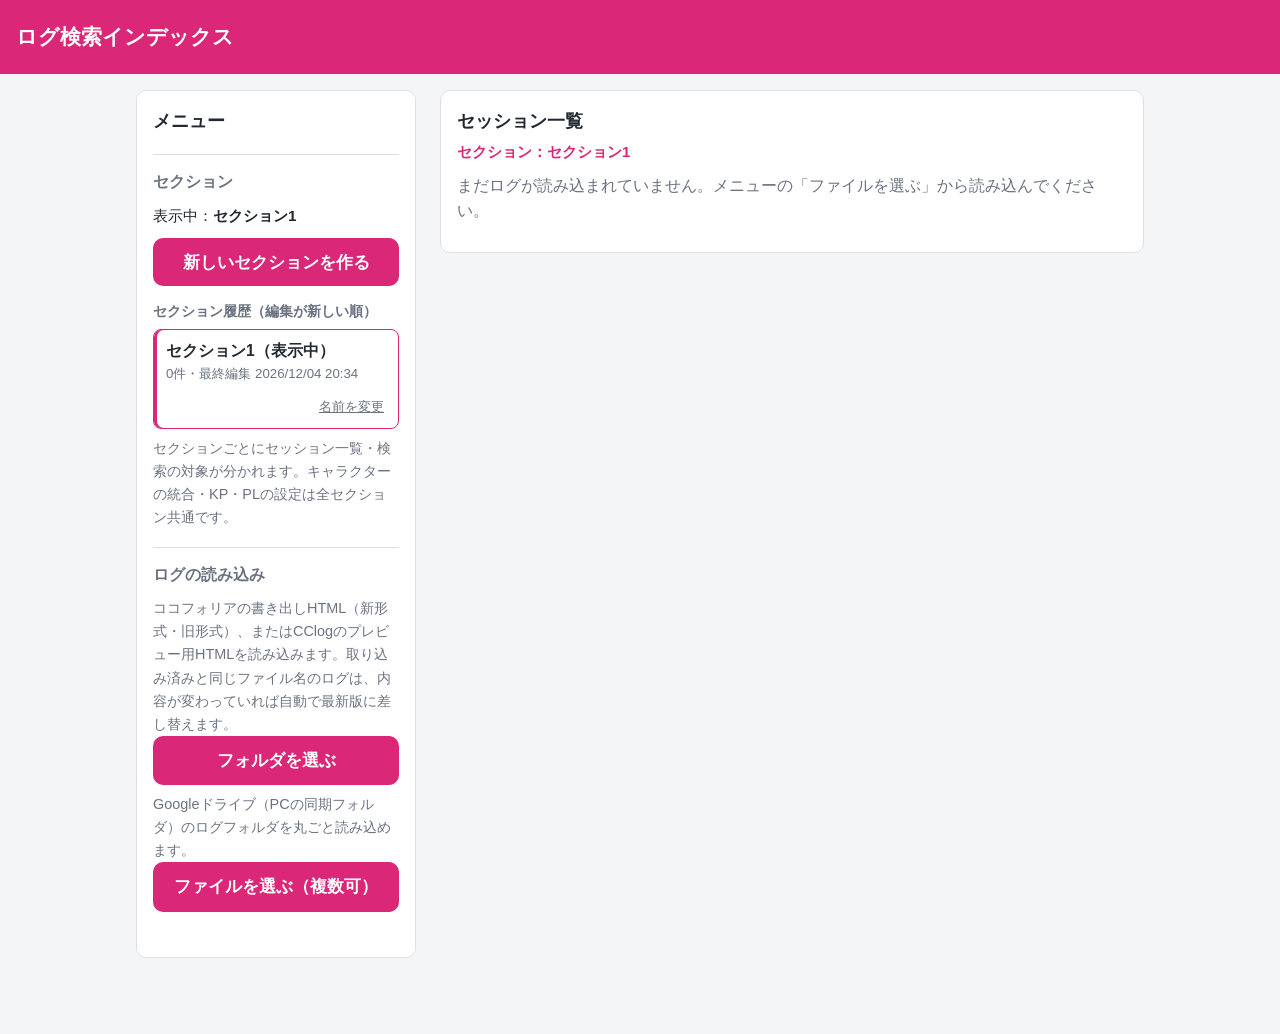
<file: index.html>
<!DOCTYPE html>
<html lang="ja">
<head>
<meta charset="UTF-8" />
<meta name="viewport" content="width=device-width, initial-scale=1.0, maximum-scale=1.0" />
<meta http-equiv="Content-Security-Policy" content="default-src 'none'; script-src 'self'; style-src 'self' 'unsafe-inline'; img-src 'self'; base-uri 'none'; form-action 'none'" />
<title>ログ検索インデックス</title>
<link rel="icon" href="I.png" />
<link rel="apple-touch-icon" href="I.png" />
<link rel="stylesheet" href="style.css?v=12" />
</head>
<body>

<header class="app-header">
  <h1>ログ検索インデックス</h1>
</header>

<button type="button" class="app-header__menu-btn" id="btn-sidebar-open" aria-label="メニューを開く">
  ☰
  <span class="app-header__menu-badge" id="sidebar-filter-dot" hidden></span>
</button>

<div class="layout">

  <div class="sidebar-backdrop" id="sidebar-backdrop" hidden></div>
  <aside class="sidebar" id="sidebar">
    <div class="sidebar__header">
      <span class="sidebar__title">メニュー</span>
      <button type="button" class="bottom-bar__icon-btn" id="btn-sidebar-close" aria-label="メニューを閉じる">×</button>
    </div>

    <button type="button" class="btn btn--primary btn--block" id="btn-goto-list">セッション一覧に戻る</button>

    <div class="sidebar__section">
      <h3 class="sidebar__section-title">セクション</h3>
      <p class="section-current">表示中：<strong id="current-section-name"></strong></p>
      <button type="button" class="btn btn--primary btn--block" id="btn-new-section">新しいセクションを作る</button>
      <h4 class="section-history__title">セクション履歴（編集が新しい順）</h4>
      <div class="section-history" id="section-history"></div>
      <p class="sidebar__section-desc">セクションごとにセッション一覧・検索の対象が分かれます。キャラクターの統合・KP・PLの設定は全セクション共通です。</p>
    </div>

    <div class="sidebar__section">
      <h3 class="sidebar__section-title">ログの読み込み</h3>
      <p class="sidebar__section-desc">ココフォリアの書き出しHTML（新形式・旧形式）、またはCClogのプレビュー用HTMLを読み込みます。取り込み済みと同じファイル名のログは、内容が変わっていれば自動で最新版に差し替えます。</p>
      <div id="folder-picker-area">
        <label class="btn btn--primary btn--block" for="folder-input">フォルダを選ぶ</label>
        <input type="file" id="folder-input" webkitdirectory multiple hidden />
        <p class="sidebar__section-desc">Googleドライブ（PCの同期フォルダ）のログフォルダを丸ごと読み込めます。</p>
      </div>
      <label class="btn btn--primary btn--block" for="file-input">ファイルを選ぶ（複数可）</label>
      <input type="file" id="file-input" accept=".html,text/html" multiple hidden />
      <p class="load-status" id="load-status"></p>
    </div>

    <div class="sidebar__section" id="sidebar-reorder-section">
      <h3 class="sidebar__section-title">並べ替え</h3>
      <button type="button" class="btn btn--secondary btn--block" id="btn-toggle-reorder">並び替えモードに切り替える</button>
      <p class="sidebar__section-desc">一覧画面でセッションをドラッグして順番を変更できます（誤タップ防止のため、このモード中のみ有効です）。終了するときは画面最下部の「並び替えモードを終了する」を押します。</p>
    </div>

    <div class="sidebar__section">
      <h3 class="sidebar__section-title">検索・絞り込み</h3>
      <label class="field filter-field">
        <span class="field__label">キーワード検索</span>
        <div class="search-input-row">
          <input type="text" id="search-keyword-input" placeholder="本文を検索" />
        </div>
      </label>
      <div class="field filter-field">
        <span class="field__label">キャラクターで絞り込む（複数選択可・OR）</span>
        <div class="character-checklist" id="character-checklist"></div>
        <button type="button" class="btn btn--secondary btn--small character-merge-btn" id="btn-open-merge">キャラクターを統合・解除する</button>
        <button type="button" class="btn btn--secondary btn--small character-merge-btn" id="btn-open-roles">KP・PL（地の文）を設定する</button>
      </div>
      <button type="button" class="btn btn--primary btn--block" id="btn-apply-filter">検索・絞り込みを実行</button>
      <button type="button" class="btn btn--secondary btn--block" id="btn-clear-filter">検索条件と結果をクリア</button>
      <p class="sidebar__section-desc" id="filter-summary">絞り込みなし</p>
    </div>

    <div class="sidebar__section">
      <h3 class="sidebar__section-title">バックアップ</h3>
      <button type="button" class="btn btn--secondary btn--block" id="btn-backup-export">インデックス全体を書き出す</button>
      <label class="btn btn--secondary btn--block" for="backup-file-input">バックアップファイルを読み込む</label>
      <input type="file" id="backup-file-input" accept=".json,application/json" hidden />
      <p class="sidebar__section-desc">書き出しは全セクションをまとめて保存します。読み込み時に「復元（全置換・セクション構成ごと）」または「統合（マージ・表示中のセクションへ）」を選べます。</p>
    </div>

    <div class="sidebar__section">
      <a class="btn btn--secondary btn--block" href="manual.html" target="_blank" rel="noopener">📖 取扱説明書を開く</a>
    </div>
  </aside>

  <main>

    <!-- セッション一覧画面 -->
    <section class="panel" id="view-list">
      <h2 class="panel__title">セッション一覧</h2>
      <p class="list-section-label" id="list-section-label"></p>
      <p class="panel__desc" id="list-empty-note">まだログが読み込まれていません。メニューの「ファイルを選ぶ」から読み込んでください。</p>
      <p class="reorder-note" id="reorder-note" hidden>並び替えモード中です。ハンドル（≡）をドラッグして順番を変更できます。画面の上端・下端まで持っていくと、つかんだまま画面がスクロールします。</p>
      <div class="session-list" id="session-list"></div>
    </section>

    <!-- 検索結果一覧画面 -->
    <section class="panel" id="view-hits" hidden>
      <h2 class="panel__title">検索結果</h2>
      <p class="panel__desc" id="hits-summary"></p>
      <div class="hit-list" id="hit-list"></div>
      <button type="button" class="btn btn--secondary btn--block hit-list__more" id="btn-hits-more" hidden>さらに表示</button>
    </section>

    <!-- 個別セッション閲覧画面 -->
    <section class="panel" id="view-session" hidden>
      <div class="session-view__header">
        <button type="button" class="btn btn--secondary btn--small" id="btn-prev-session">◀ 前へ</button>
        <div class="session-view__title-wrap">
          <h2 class="session-view__title" id="session-view-title"></h2>
          <p class="session-view__meta" id="session-view-meta"></p>
        </div>
        <button type="button" class="btn btn--secondary btn--small" id="btn-next-session">次へ ▶</button>
      </div>

      <div class="hit-nav" id="hit-nav" hidden>
        <span class="hit-nav__label" id="hit-nav-label"></span>
        <button type="button" class="bottom-bar__icon-btn hit-nav__list-btn" id="btn-hit-list" aria-label="検索結果の一覧に戻る">一覧</button>
        <button type="button" class="bottom-bar__icon-btn" id="btn-hit-prev" aria-label="前の一致">◀</button>
        <button type="button" class="bottom-bar__icon-btn" id="btn-hit-next" aria-label="次の一致">▶</button>
        <button type="button" class="bottom-bar__icon-btn" id="btn-hit-close" aria-label="検索条件と結果をクリア">×</button>
      </div>

      <div class="message-list" id="session-message-list"></div>

      <div class="session-view__footer">
        <button type="button" class="btn btn--secondary btn--small" id="btn-prev-session-bottom">◀ 前へ</button>
        <button type="button" class="btn btn--secondary btn--small" id="btn-next-session-bottom">次へ ▶</button>
      </div>
    </section>

  </main>

</div>

<!-- 並び替えモード終了バー（並び替えモード中だけ画面最下部に表示） -->
<div class="reorder-bar" id="reorder-bar" hidden>
  <button type="button" class="btn btn--primary btn--block" id="btn-reorder-done">並び替えモードを終了する</button>
</div>

<!-- 差し替え識別モーダル（読み込み・バックアップ統合の両方で使用） -->
<div class="overlay" id="assign-overlay" hidden>
  <div class="overlay__backdrop" id="assign-overlay-backdrop"></div>
  <div class="overlay__sheet" role="dialog" aria-modal="true" aria-labelledby="assign-title">
    <h3 id="assign-title">読み込んだログの扱いを選ぶ</h3>
    <p class="panel__desc" id="assign-desc">それぞれ「新規として追加」か、更新版として置き換える既存セッションを選んでください。</p>
    <div id="assign-list" class="assign-list"></div>
    <div class="overlay__actions">
      <button type="button" class="btn btn--secondary btn--block" id="btn-assign-cancel">キャンセル</button>
      <button type="button" class="btn btn--primary btn--block" id="btn-assign-confirm">この内容で取り込む</button>
    </div>
  </div>
</div>

<!-- キャラクター統合モーダル -->
<div class="overlay" id="merge-overlay" hidden>
  <div class="overlay__backdrop" id="merge-overlay-backdrop"></div>
  <div class="overlay__sheet" role="dialog" aria-modal="true" aria-labelledby="merge-title">
    <h3 id="merge-title">キャラクターの統合</h3>
    <p class="panel__desc">選んだ発言者を1人のキャラクターとして扱い、絞り込み・ログ表示を代表の名前と色にそろえます。元のログファイルは変わりません。</p>

    <div class="merge-block" id="merge-suggestions-wrap" hidden>
      <h4 class="merge-block__title">統合候補（表記ゆれ）</h4>
      <p class="merge-block__desc">スペース・全角半角・末尾の読み仮名だけが違う名前です。「選ぶ」を押すと下の一覧にチェックが入ります。</p>
      <div id="merge-suggestions"></div>
    </div>

    <div class="merge-block">
      <h4 class="merge-block__title">統合するキャラクターを選ぶ（2人以上）</h4>
      <div class="character-checklist" id="merge-checklist"></div>
      <label class="field merge-rep-field">
        <span class="field__label">代表の名前</span>
        <select id="merge-rep-select" disabled></select>
      </label>
      <button type="button" class="btn btn--primary btn--block" id="btn-merge-confirm" disabled>統合する</button>
    </div>

    <div class="merge-block" id="merge-groups-wrap" hidden>
      <h4 class="merge-block__title">統合済み</h4>
      <div id="merge-groups"></div>
    </div>

    <div class="overlay__actions">
      <button type="button" class="btn btn--secondary btn--block" id="btn-merge-close">閉じる</button>
    </div>
  </div>
</div>

<!-- KP・PL（地の文）設定モーダル -->
<div class="overlay" id="roles-overlay" hidden>
  <div class="overlay__backdrop" id="roles-overlay-backdrop"></div>
  <div class="overlay__sheet" role="dialog" aria-modal="true" aria-labelledby="roles-title">
    <h3 id="roles-title">KP・PL（地の文）の設定</h3>
    <p class="panel__desc">KP・PLの発言は地の文（「名前：本文」の1行）、キャラクターの発言は吹き出しで表示します。名前が「KP」「PL」の発言者は最初からKP・PLになっています。ダイスロールの発言は、設定にかかわらず地の文で表示します。</p>
    <div id="roles-list" class="roles-list"></div>
    <div class="overlay__actions">
      <button type="button" class="btn btn--secondary btn--block" id="btn-roles-close">閉じる</button>
    </div>
  </div>
</div>

<!-- バックアップ読み込みモード選択モーダル -->
<div class="overlay" id="backup-mode-overlay" hidden>
  <div class="overlay__backdrop" id="backup-mode-overlay-backdrop"></div>
  <div class="overlay__sheet" role="dialog" aria-modal="true" aria-labelledby="backup-mode-title">
    <h3 id="backup-mode-title">バックアップの読み込み方法</h3>
    <p class="panel__desc" id="backup-mode-desc"></p>
    <button type="button" class="btn btn--danger btn--block" id="btn-backup-restore">復元（全置換）：今のインデックスをすべて置き換える</button>
    <button type="button" class="btn btn--primary btn--block" id="btn-backup-merge">統合（マージ）：1件ずつ追加・差し替えする</button>
    <button type="button" class="btn btn--secondary btn--block" id="btn-backup-mode-cancel">キャンセル</button>
  </div>
</div>

<!-- バックアップ書き出し案内トースト -->
<div class="toast" id="backup-prompt-toast" hidden>
  <p id="backup-prompt-text">ログを取り込みました。バックアップを書き出しますか？</p>
  <div class="toast__actions">
    <button type="button" class="btn btn--secondary btn--small" id="btn-backup-prompt-dismiss">あとで</button>
    <button type="button" class="btn btn--primary btn--small" id="btn-backup-prompt-export">書き出す</button>
  </div>
</div>

<!-- 汎用トースト（削除完了など） -->
<div class="toast toast--simple" id="simple-toast" hidden>
  <p id="simple-toast-text"></p>
</div>

<script src="app.js?v=12"></script>
</body>
</html>
</file>
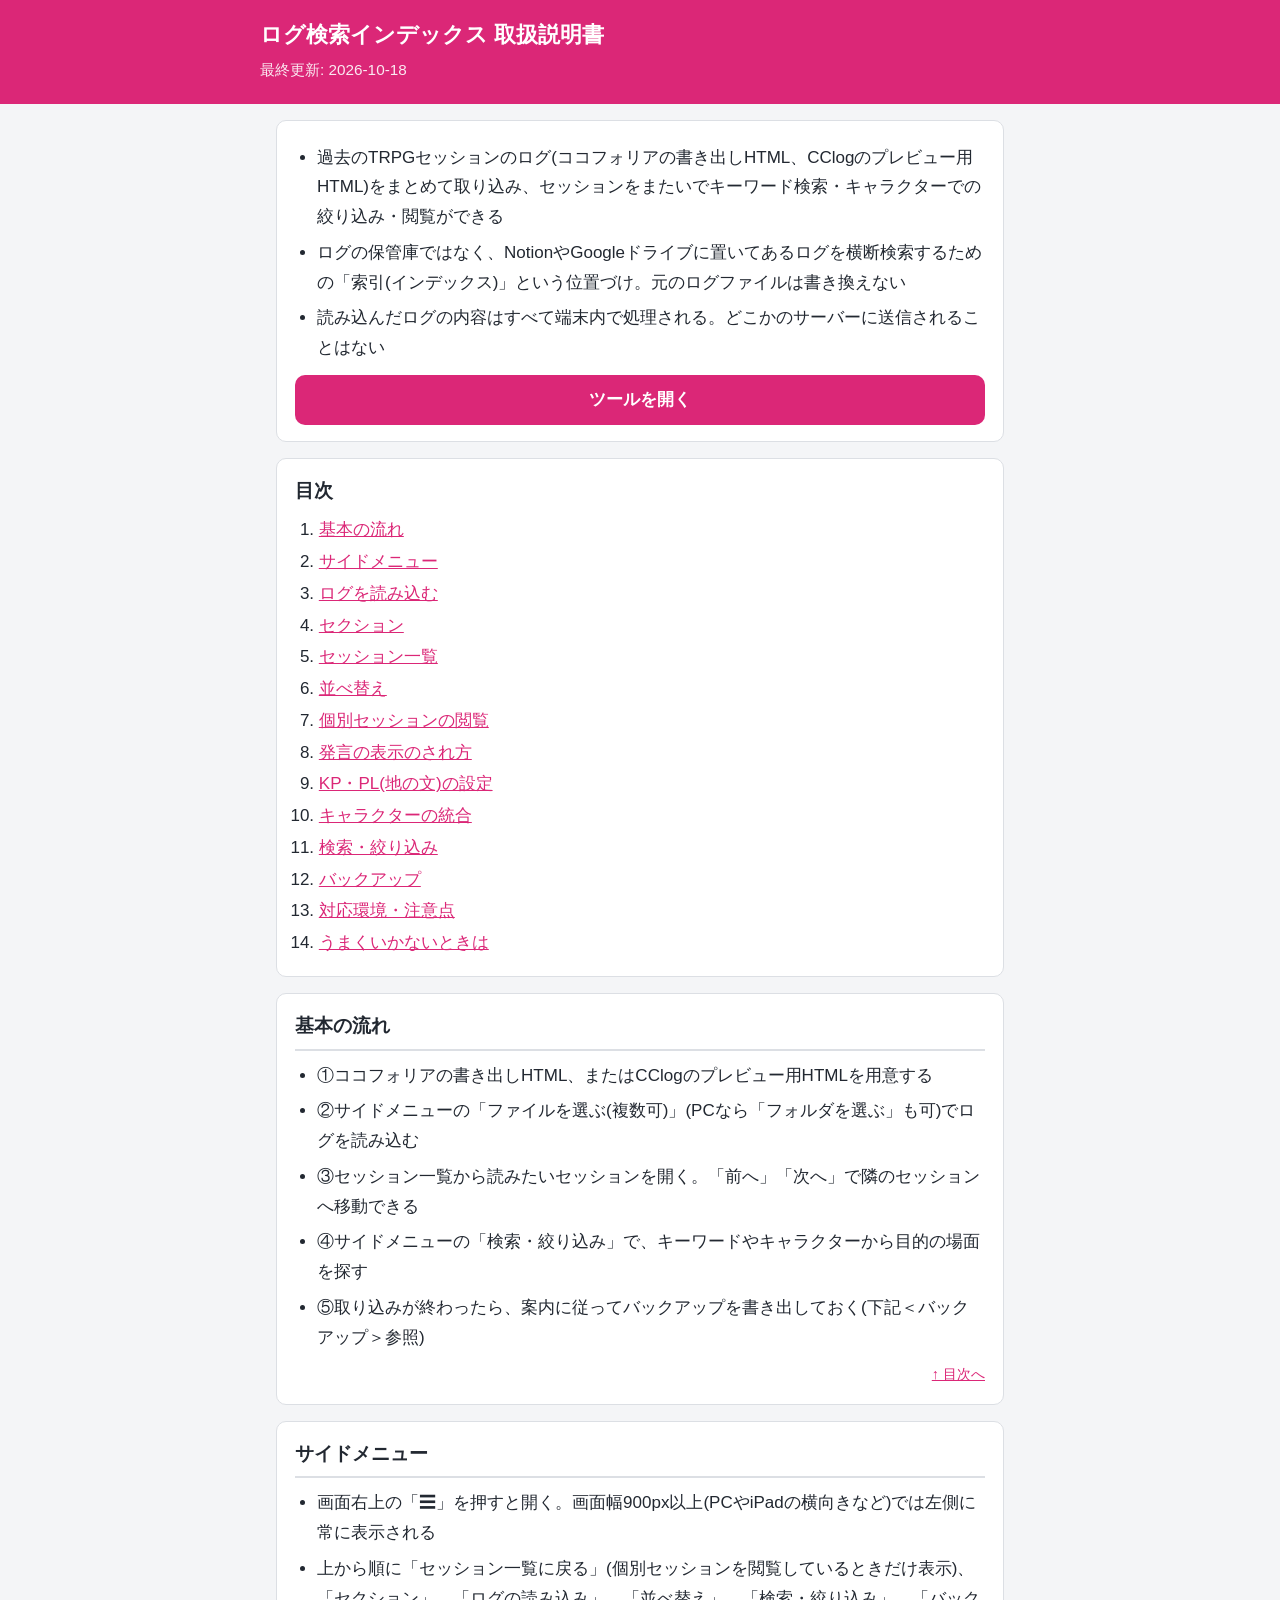
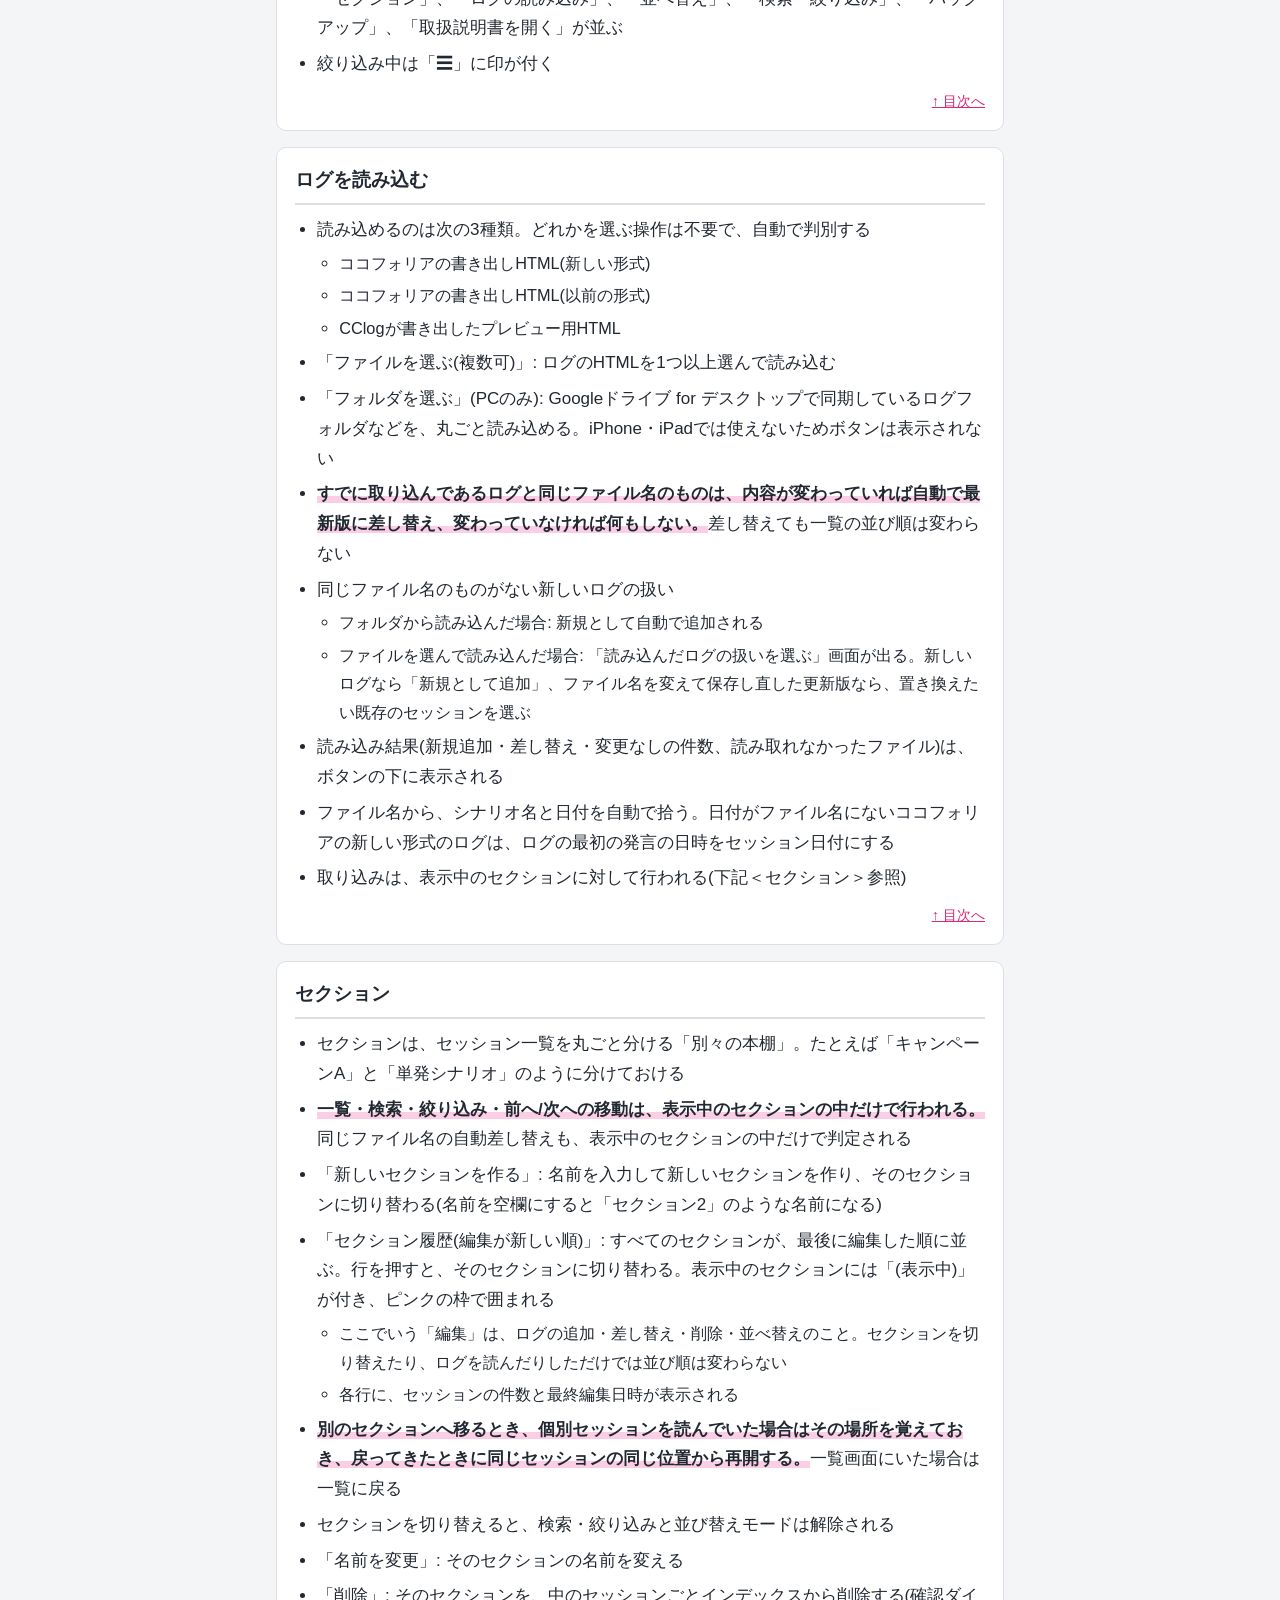
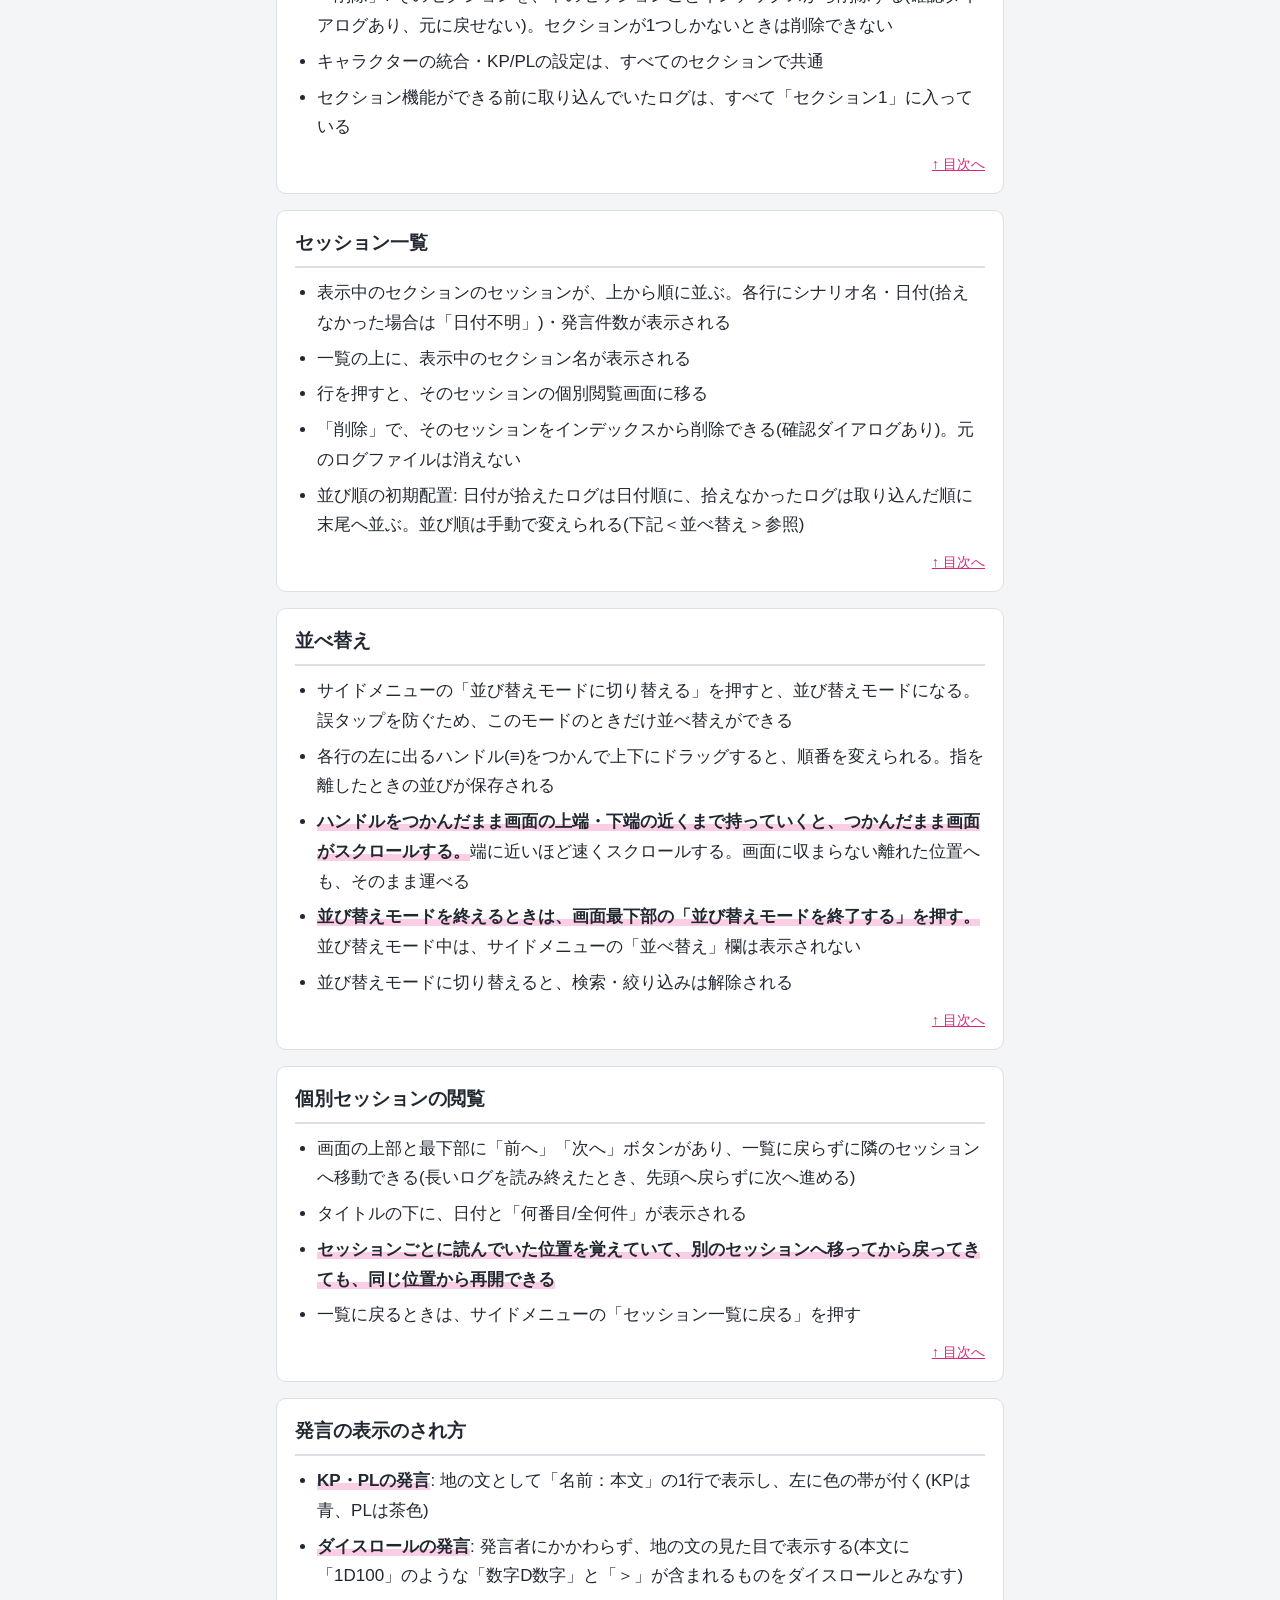
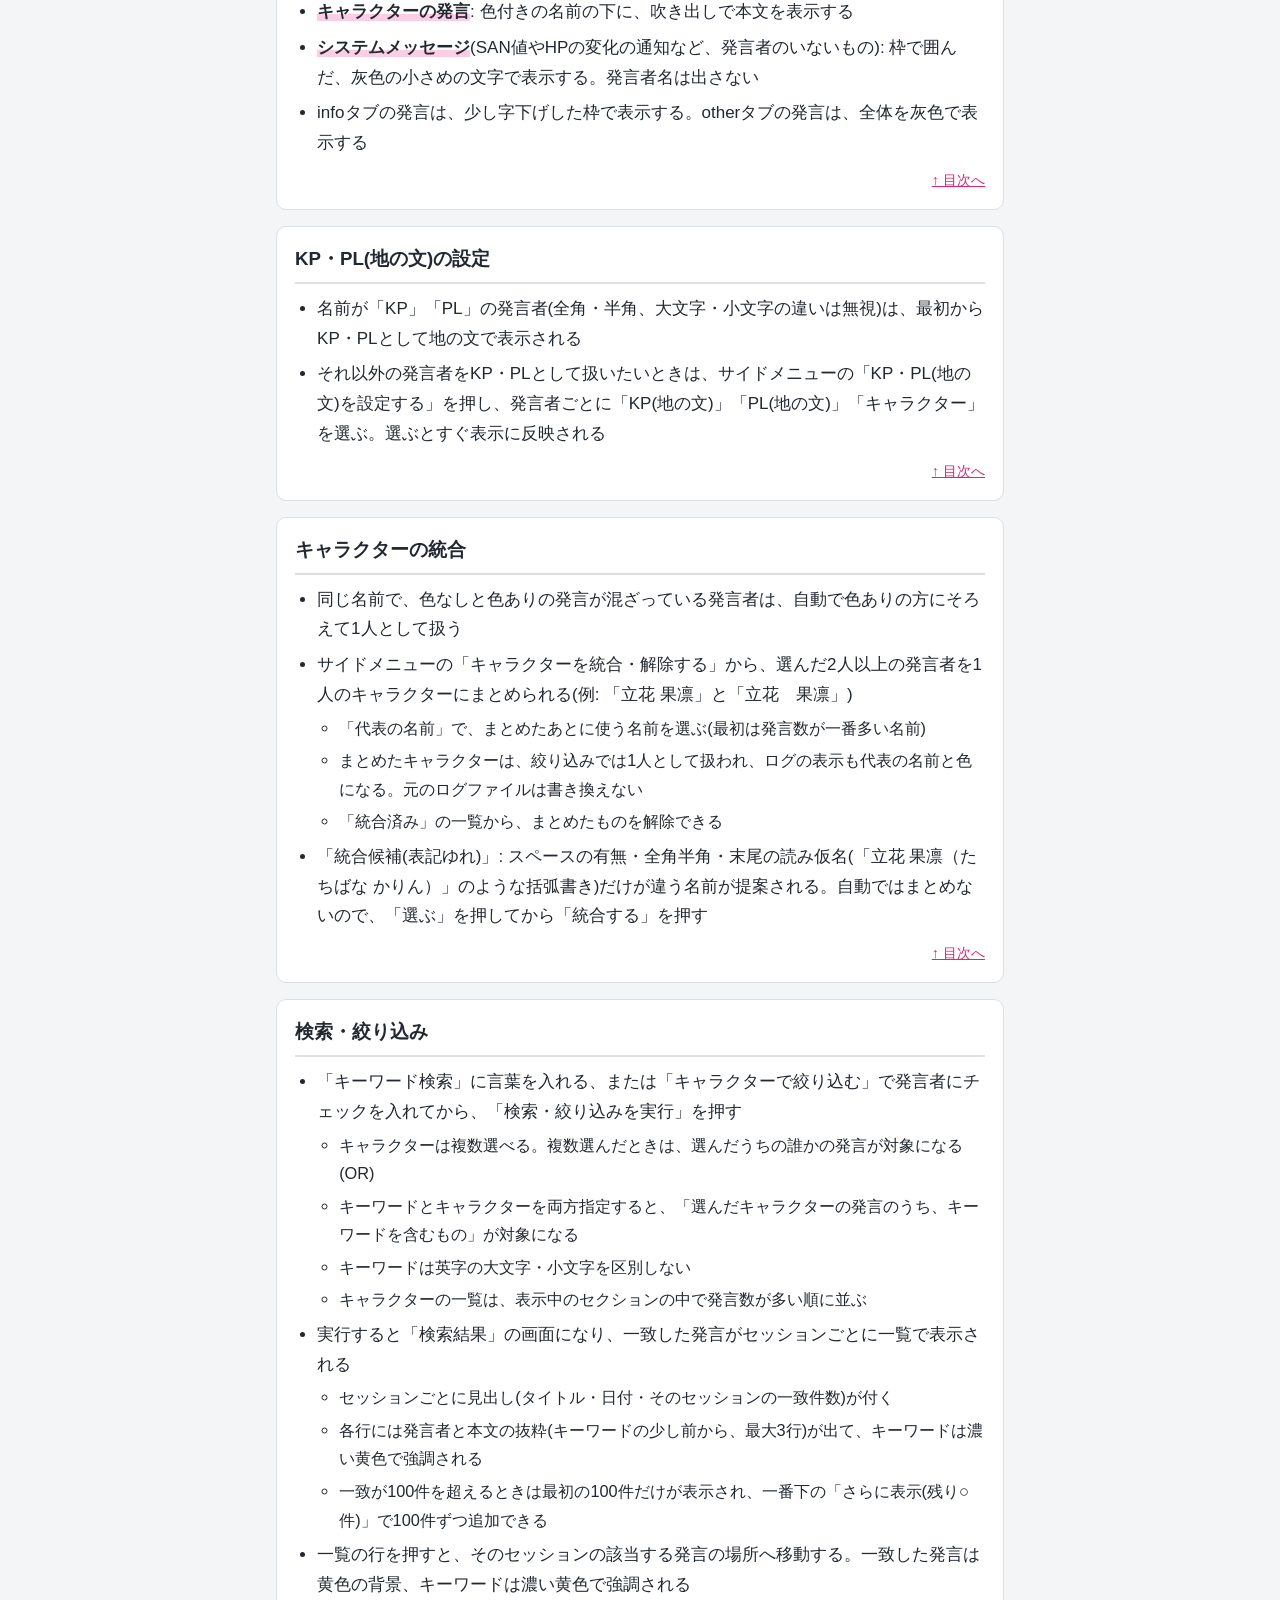
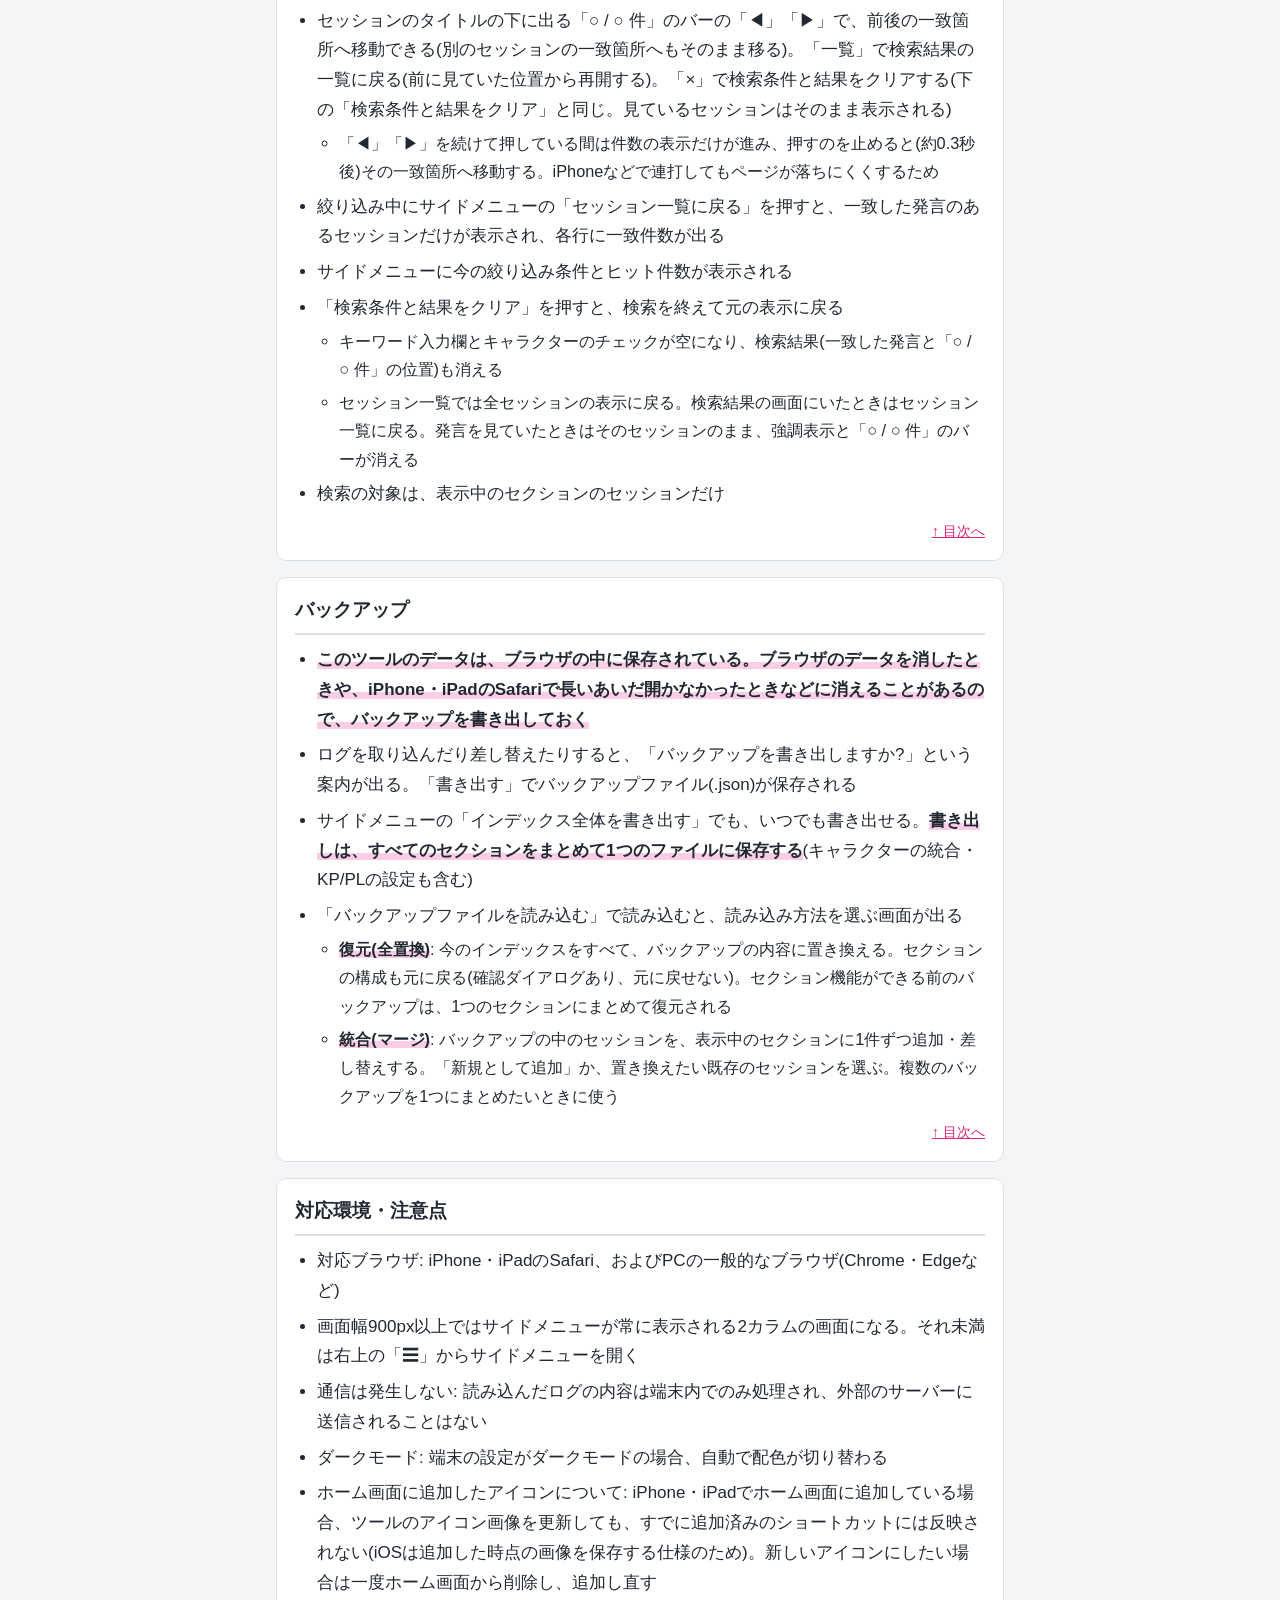
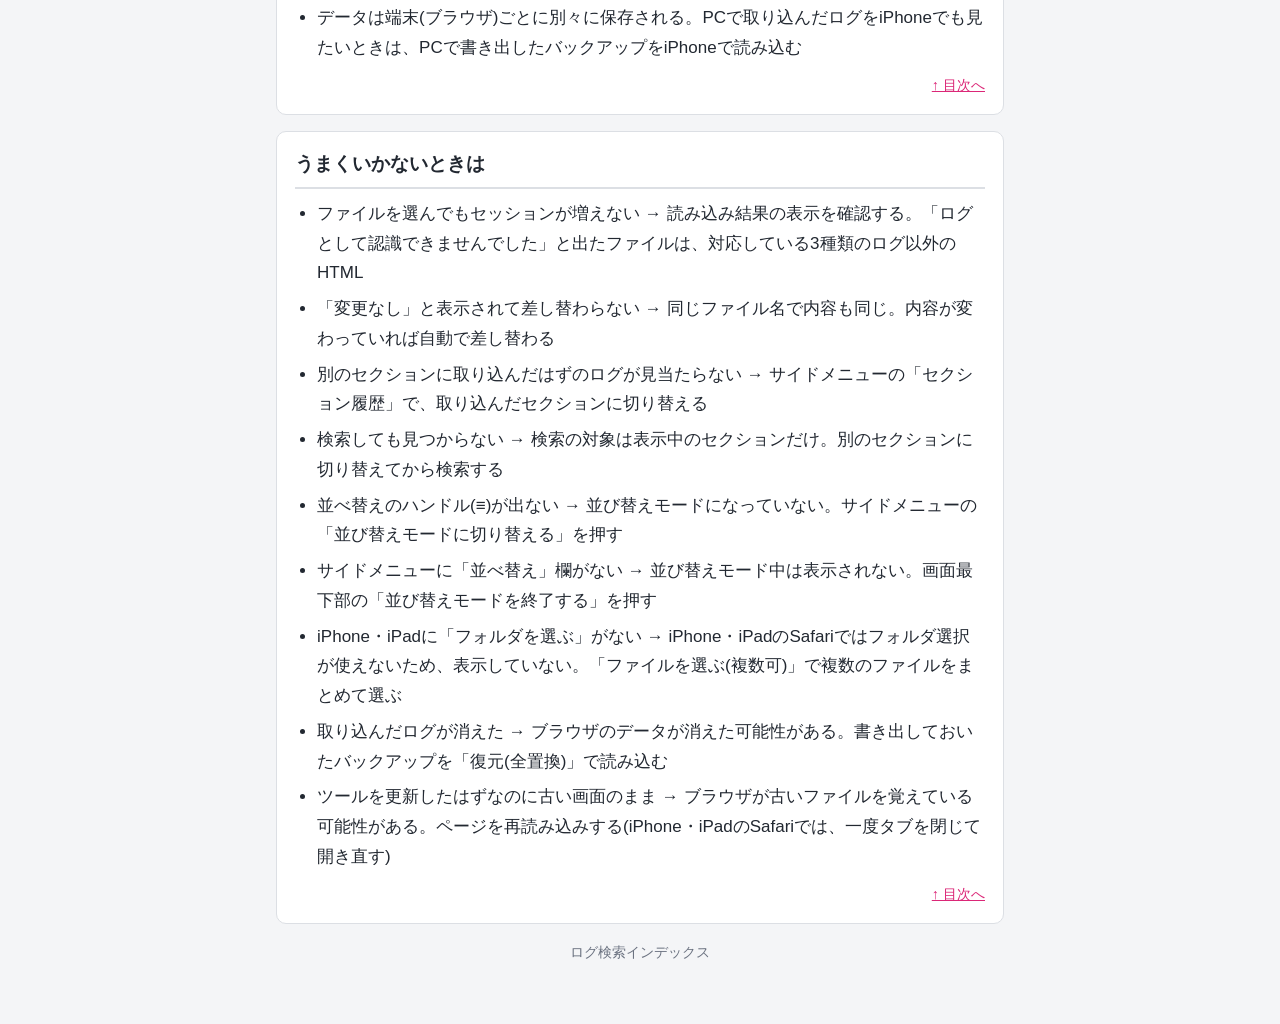
<file: manual.html>
<!DOCTYPE html>
<html lang="ja">
<head>
<meta charset="UTF-8" />
<meta name="viewport" content="width=device-width, initial-scale=1.0" />
<meta http-equiv="Content-Security-Policy" content="default-src 'none'; style-src 'unsafe-inline'; img-src 'self'; base-uri 'none'; form-action 'none'" />
<title>ログ検索インデックス 取扱説明書</title>
<link rel="icon" href="I.png" />
<link rel="apple-touch-icon" href="I.png" />
<style>
:root {
  --color-bg: #f4f5f7;
  --color-surface: #ffffff;
  --color-border: #dcdfe4;
  --color-text: #222831;
  --color-text-sub: #6b7280;
  --color-primary: #db2777;
  --color-code-bg: #eef0f3;
  --radius: 10px;
  font-size: 17px;
}
@media (prefers-color-scheme: dark) {
  :root {
    --color-bg: #16181d;
    --color-surface: #1f2229;
    --color-border: #33363d;
    --color-text: #e7e9ee;
    --color-text-sub: #9aa0aa;
    --color-primary: #f472b6;
    --color-code-bg: #2a2d35;
  }
  .app-header { background: #9d174d; }
  .open-tool { background: #be185d; }
}
* { box-sizing: border-box; }
html { scroll-behavior: smooth; }
body {
  margin: 0;
  background: var(--color-bg);
  color: var(--color-text);
  font-family: -apple-system, BlinkMacSystemFont, "Hiragino Sans", "Yu Gothic UI", sans-serif;
  line-height: 1.75;
  -webkit-text-size-adjust: 100%;
}
.app-header { background: #db2777; color: #fff; padding: 20px 16px; }
.app-header__inner { max-width: 760px; margin: 0 auto; }
.app-header h1 { margin: 0; font-size: 1.3rem; line-height: 1.4; }
.app-header p { margin: 6px 0 0; font-size: 0.9rem; opacity: 0.9; }
main { max-width: 760px; margin: 0 auto; padding: 16px 16px 60px; }
.card {
  background: var(--color-surface);
  border: 1px solid var(--color-border);
  border-radius: var(--radius);
  padding: 16px 18px;
  margin-bottom: 16px;
}
.open-tool {
  display: flex; align-items: center; justify-content: center;
  min-height: 48px; margin-top: 12px; padding: 10px 16px;
  border-radius: var(--radius); background: #db2777; color: #fff;
  font-weight: 600; text-decoration: none;
}
.toc h2, .sec h2 { margin: 0 0 8px; font-size: 1.1rem; }
.toc ol { margin: 0; padding-left: 1.4em; }
.toc li { margin: 2px 0; }
.sec { scroll-margin-top: 12px; }
.sec h2 { padding-bottom: 6px; border-bottom: 2px solid var(--color-border); margin-bottom: 10px; }
ul { margin: 0; padding-left: 1.3em; }
li { margin: 6px 0; }
li li { margin: 4px 0; font-size: 0.96em; }
p { margin: 0 0 8px; }
a { color: var(--color-primary); word-break: break-all; }
strong { background: linear-gradient(transparent 62%, rgba(244, 114, 182, 0.35) 62%); }
.to-top { display: block; text-align: right; font-size: 0.85rem; margin-top: 10px; }
footer { text-align: center; color: var(--color-text-sub); font-size: 0.82rem; }
</style>
</head>
<body>

<header class="app-header">
  <div class="app-header__inner">
    <h1>ログ検索インデックス 取扱説明書</h1>
    <p>最終更新: 2026-10-18</p>
  </div>
</header>

<main id="top">
  <div class="card">
    <ul><li>過去のTRPGセッションのログ(ココフォリアの書き出しHTML、CClogのプレビュー用HTML)をまとめて取り込み、セッションをまたいでキーワード検索・キャラクターでの絞り込み・閲覧ができる</li><li>ログの保管庫ではなく、NotionやGoogleドライブに置いてあるログを横断検索するための「索引(インデックス)」という位置づけ。元のログファイルは書き換えない</li><li>読み込んだログの内容はすべて端末内で処理される。どこかのサーバーに送信されることはない</li></ul>
    <a class="open-tool" href="./">ツールを開く</a>
  </div>

  <nav class="card toc" aria-label="目次">
    <h2>目次</h2>
    <ol><li><a href="#sec-1">基本の流れ</a></li><li><a href="#sec-2">サイドメニュー</a></li><li><a href="#sec-3">ログを読み込む</a></li><li><a href="#sec-4">セクション</a></li><li><a href="#sec-5">セッション一覧</a></li><li><a href="#sec-6">並べ替え</a></li><li><a href="#sec-7">個別セッションの閲覧</a></li><li><a href="#sec-8">発言の表示のされ方</a></li><li><a href="#sec-9">KP・PL(地の文)の設定</a></li><li><a href="#sec-10">キャラクターの統合</a></li><li><a href="#sec-11">検索・絞り込み</a></li><li><a href="#sec-12">バックアップ</a></li><li><a href="#sec-13">対応環境・注意点</a></li><li><a href="#sec-14">うまくいかないときは</a></li></ol>
  </nav>

  <section class="card sec" id="sec-1"><h2>基本の流れ</h2><ul><li>①ココフォリアの書き出しHTML、またはCClogのプレビュー用HTMLを用意する</li><li>②サイドメニューの「ファイルを選ぶ(複数可)」(PCなら「フォルダを選ぶ」も可)でログを読み込む</li><li>③セッション一覧から読みたいセッションを開く。「前へ」「次へ」で隣のセッションへ移動できる</li><li>④サイドメニューの「検索・絞り込み」で、キーワードやキャラクターから目的の場面を探す</li><li>⑤取り込みが終わったら、案内に従ってバックアップを書き出しておく(下記＜バックアップ＞参照)</li></ul><a class="to-top" href="#top">↑ 目次へ</a></section>
<section class="card sec" id="sec-2"><h2>サイドメニュー</h2><ul><li>画面右上の「☰」を押すと開く。画面幅900px以上(PCやiPadの横向きなど)では左側に常に表示される</li><li>上から順に「セッション一覧に戻る」(個別セッションを閲覧しているときだけ表示)、「セクション」、「ログの読み込み」、「並べ替え」、「検索・絞り込み」、「バックアップ」、「取扱説明書を開く」が並ぶ</li><li>絞り込み中は「☰」に印が付く</li></ul><a class="to-top" href="#top">↑ 目次へ</a></section>
<section class="card sec" id="sec-3"><h2>ログを読み込む</h2><ul><li>読み込めるのは次の3種類。どれかを選ぶ操作は不要で、自動で判別する<ul><li>ココフォリアの書き出しHTML(新しい形式)</li><li>ココフォリアの書き出しHTML(以前の形式)</li><li>CClogが書き出したプレビュー用HTML</li></ul></li><li>「ファイルを選ぶ(複数可)」: ログのHTMLを1つ以上選んで読み込む</li><li>「フォルダを選ぶ」(PCのみ): Googleドライブ for デスクトップで同期しているログフォルダなどを、丸ごと読み込める。iPhone・iPadでは使えないためボタンは表示されない</li><li><strong>すでに取り込んであるログと同じファイル名のものは、内容が変わっていれば自動で最新版に差し替え、変わっていなければ何もしない。</strong>差し替えても一覧の並び順は変わらない</li><li>同じファイル名のものがない新しいログの扱い<ul><li>フォルダから読み込んだ場合: 新規として自動で追加される</li><li>ファイルを選んで読み込んだ場合: 「読み込んだログの扱いを選ぶ」画面が出る。新しいログなら「新規として追加」、ファイル名を変えて保存し直した更新版なら、置き換えたい既存のセッションを選ぶ</li></ul></li><li>読み込み結果(新規追加・差し替え・変更なしの件数、読み取れなかったファイル)は、ボタンの下に表示される</li><li>ファイル名から、シナリオ名と日付を自動で拾う。日付がファイル名にないココフォリアの新しい形式のログは、ログの最初の発言の日時をセッション日付にする</li><li>取り込みは、表示中のセクションに対して行われる(下記＜セクション＞参照)</li></ul><a class="to-top" href="#top">↑ 目次へ</a></section>
<section class="card sec" id="sec-4"><h2>セクション</h2><ul><li>セクションは、セッション一覧を丸ごと分ける「別々の本棚」。たとえば「キャンペーンA」と「単発シナリオ」のように分けておける</li><li><strong>一覧・検索・絞り込み・前へ/次への移動は、表示中のセクションの中だけで行われる。</strong>同じファイル名の自動差し替えも、表示中のセクションの中だけで判定される</li><li>「新しいセクションを作る」: 名前を入力して新しいセクションを作り、そのセクションに切り替わる(名前を空欄にすると「セクション2」のような名前になる)</li><li>「セクション履歴(編集が新しい順)」: すべてのセクションが、最後に編集した順に並ぶ。行を押すと、そのセクションに切り替わる。表示中のセクションには「(表示中)」が付き、ピンクの枠で囲まれる<ul><li>ここでいう「編集」は、ログの追加・差し替え・削除・並べ替えのこと。セクションを切り替えたり、ログを読んだりしただけでは並び順は変わらない</li><li>各行に、セッションの件数と最終編集日時が表示される</li></ul></li><li><strong>別のセクションへ移るとき、個別セッションを読んでいた場合はその場所を覚えておき、戻ってきたときに同じセッションの同じ位置から再開する。</strong>一覧画面にいた場合は一覧に戻る</li><li>セクションを切り替えると、検索・絞り込みと並び替えモードは解除される</li><li>「名前を変更」: そのセクションの名前を変える</li><li>「削除」: そのセクションを、中のセッションごとインデックスから削除する(確認ダイアログあり、元に戻せない)。セクションが1つしかないときは削除できない</li><li>キャラクターの統合・KP/PLの設定は、すべてのセクションで共通</li><li>セクション機能ができる前に取り込んでいたログは、すべて「セクション1」に入っている</li></ul><a class="to-top" href="#top">↑ 目次へ</a></section>
<section class="card sec" id="sec-5"><h2>セッション一覧</h2><ul><li>表示中のセクションのセッションが、上から順に並ぶ。各行にシナリオ名・日付(拾えなかった場合は「日付不明」)・発言件数が表示される</li><li>一覧の上に、表示中のセクション名が表示される</li><li>行を押すと、そのセッションの個別閲覧画面に移る</li><li>「削除」で、そのセッションをインデックスから削除できる(確認ダイアログあり)。元のログファイルは消えない</li><li>並び順の初期配置: 日付が拾えたログは日付順に、拾えなかったログは取り込んだ順に末尾へ並ぶ。並び順は手動で変えられる(下記＜並べ替え＞参照)</li></ul><a class="to-top" href="#top">↑ 目次へ</a></section>
<section class="card sec" id="sec-6"><h2>並べ替え</h2><ul><li>サイドメニューの「並び替えモードに切り替える」を押すと、並び替えモードになる。誤タップを防ぐため、このモードのときだけ並べ替えができる</li><li>各行の左に出るハンドル(≡)をつかんで上下にドラッグすると、順番を変えられる。指を離したときの並びが保存される</li><li><strong>ハンドルをつかんだまま画面の上端・下端の近くまで持っていくと、つかんだまま画面がスクロールする。</strong>端に近いほど速くスクロールする。画面に収まらない離れた位置へも、そのまま運べる</li><li><strong>並び替えモードを終えるときは、画面最下部の「並び替えモードを終了する」を押す。</strong>並び替えモード中は、サイドメニューの「並べ替え」欄は表示されない</li><li>並び替えモードに切り替えると、検索・絞り込みは解除される</li></ul><a class="to-top" href="#top">↑ 目次へ</a></section>
<section class="card sec" id="sec-7"><h2>個別セッションの閲覧</h2><ul><li>画面の上部と最下部に「前へ」「次へ」ボタンがあり、一覧に戻らずに隣のセッションへ移動できる(長いログを読み終えたとき、先頭へ戻らずに次へ進める)</li><li>タイトルの下に、日付と「何番目/全何件」が表示される</li><li><strong>セッションごとに読んでいた位置を覚えていて、別のセッションへ移ってから戻ってきても、同じ位置から再開できる</strong></li><li>一覧に戻るときは、サイドメニューの「セッション一覧に戻る」を押す</li></ul><a class="to-top" href="#top">↑ 目次へ</a></section>
<section class="card sec" id="sec-8"><h2>発言の表示のされ方</h2><ul><li><strong>KP・PLの発言</strong>: 地の文として「名前：本文」の1行で表示し、左に色の帯が付く(KPは青、PLは茶色)</li><li><strong>ダイスロールの発言</strong>: 発言者にかかわらず、地の文の見た目で表示する(本文に「1D100」のような「数字D数字」と「＞」が含まれるものをダイスロールとみなす)</li><li><strong>キャラクターの発言</strong>: 色付きの名前の下に、吹き出しで本文を表示する</li><li><strong>システムメッセージ</strong>(SAN値やHPの変化の通知など、発言者のいないもの): 枠で囲んだ、灰色の小さめの文字で表示する。発言者名は出さない</li><li>infoタブの発言は、少し字下げした枠で表示する。otherタブの発言は、全体を灰色で表示する</li></ul><a class="to-top" href="#top">↑ 目次へ</a></section>
<section class="card sec" id="sec-9"><h2>KP・PL(地の文)の設定</h2><ul><li>名前が「KP」「PL」の発言者(全角・半角、大文字・小文字の違いは無視)は、最初からKP・PLとして地の文で表示される</li><li>それ以外の発言者をKP・PLとして扱いたいときは、サイドメニューの「KP・PL(地の文)を設定する」を押し、発言者ごとに「KP(地の文)」「PL(地の文)」「キャラクター」を選ぶ。選ぶとすぐ表示に反映される</li></ul><a class="to-top" href="#top">↑ 目次へ</a></section>
<section class="card sec" id="sec-10"><h2>キャラクターの統合</h2><ul><li>同じ名前で、色なしと色ありの発言が混ざっている発言者は、自動で色ありの方にそろえて1人として扱う</li><li>サイドメニューの「キャラクターを統合・解除する」から、選んだ2人以上の発言者を1人のキャラクターにまとめられる(例: 「立花 果凛」と「立花　果凛」)<ul><li>「代表の名前」で、まとめたあとに使う名前を選ぶ(最初は発言数が一番多い名前)</li><li>まとめたキャラクターは、絞り込みでは1人として扱われ、ログの表示も代表の名前と色になる。元のログファイルは書き換えない</li><li>「統合済み」の一覧から、まとめたものを解除できる</li></ul></li><li>「統合候補(表記ゆれ)」: スペースの有無・全角半角・末尾の読み仮名(「立花 果凛（たちばな かりん）」のような括弧書き)だけが違う名前が提案される。自動ではまとめないので、「選ぶ」を押してから「統合する」を押す</li></ul><a class="to-top" href="#top">↑ 目次へ</a></section>
<section class="card sec" id="sec-11"><h2>検索・絞り込み</h2><ul><li>「キーワード検索」に言葉を入れる、または「キャラクターで絞り込む」で発言者にチェックを入れてから、「検索・絞り込みを実行」を押す<ul><li>キャラクターは複数選べる。複数選んだときは、選んだうちの誰かの発言が対象になる(OR)</li><li>キーワードとキャラクターを両方指定すると、「選んだキャラクターの発言のうち、キーワードを含むもの」が対象になる</li><li>キーワードは英字の大文字・小文字を区別しない</li><li>キャラクターの一覧は、表示中のセクションの中で発言数が多い順に並ぶ</li></ul></li><li>実行すると「検索結果」の画面になり、一致した発言がセッションごとに一覧で表示される<ul><li>セッションごとに見出し(タイトル・日付・そのセッションの一致件数)が付く</li><li>各行には発言者と本文の抜粋(キーワードの少し前から、最大3行)が出て、キーワードは濃い黄色で強調される</li><li>一致が100件を超えるときは最初の100件だけが表示され、一番下の「さらに表示(残り○件)」で100件ずつ追加できる</li></ul></li><li>一覧の行を押すと、そのセッションの該当する発言の場所へ移動する。一致した発言は黄色の背景、キーワードは濃い黄色で強調される</li><li>セッションのタイトルの下に出る「○ / ○ 件」のバーの「◀」「▶」で、前後の一致箇所へ移動できる(別のセッションの一致箇所へもそのまま移る)。「一覧」で検索結果の一覧に戻る(前に見ていた位置から再開する)。「×」で検索条件と結果をクリアする(下の「検索条件と結果をクリア」と同じ。見ているセッションはそのまま表示される)<ul><li>「◀」「▶」を続けて押している間は件数の表示だけが進み、押すのを止めると(約0.3秒後)その一致箇所へ移動する。iPhoneなどで連打してもページが落ちにくくするため</li></ul></li><li>絞り込み中にサイドメニューの「セッション一覧に戻る」を押すと、一致した発言のあるセッションだけが表示され、各行に一致件数が出る</li><li>サイドメニューに今の絞り込み条件とヒット件数が表示される</li><li>「検索条件と結果をクリア」を押すと、検索を終えて元の表示に戻る<ul><li>キーワード入力欄とキャラクターのチェックが空になり、検索結果(一致した発言と「○ / ○ 件」の位置)も消える</li><li>セッション一覧では全セッションの表示に戻る。検索結果の画面にいたときはセッション一覧に戻る。発言を見ていたときはそのセッションのまま、強調表示と「○ / ○ 件」のバーが消える</li></ul></li><li>検索の対象は、表示中のセクションのセッションだけ</li></ul><a class="to-top" href="#top">↑ 目次へ</a></section>
<section class="card sec" id="sec-12"><h2>バックアップ</h2><ul><li><strong>このツールのデータは、ブラウザの中に保存されている。ブラウザのデータを消したときや、iPhone・iPadのSafariで長いあいだ開かなかったときなどに消えることがあるので、バックアップを書き出しておく</strong></li><li>ログを取り込んだり差し替えたりすると、「バックアップを書き出しますか?」という案内が出る。「書き出す」でバックアップファイル(.json)が保存される</li><li>サイドメニューの「インデックス全体を書き出す」でも、いつでも書き出せる。<strong>書き出しは、すべてのセクションをまとめて1つのファイルに保存する</strong>(キャラクターの統合・KP/PLの設定も含む)</li><li>「バックアップファイルを読み込む」で読み込むと、読み込み方法を選ぶ画面が出る<ul><li><strong>復元(全置換)</strong>: 今のインデックスをすべて、バックアップの内容に置き換える。セクションの構成も元に戻る(確認ダイアログあり、元に戻せない)。セクション機能ができる前のバックアップは、1つのセクションにまとめて復元される</li><li><strong>統合(マージ)</strong>: バックアップの中のセッションを、表示中のセクションに1件ずつ追加・差し替えする。「新規として追加」か、置き換えたい既存のセッションを選ぶ。複数のバックアップを1つにまとめたいときに使う</li></ul></li></ul><a class="to-top" href="#top">↑ 目次へ</a></section>
<section class="card sec" id="sec-13"><h2>対応環境・注意点</h2><ul><li>対応ブラウザ: iPhone・iPadのSafari、およびPCの一般的なブラウザ(Chrome・Edgeなど)</li><li>画面幅900px以上ではサイドメニューが常に表示される2カラムの画面になる。それ未満は右上の「☰」からサイドメニューを開く</li><li>通信は発生しない: 読み込んだログの内容は端末内でのみ処理され、外部のサーバーに送信されることはない</li><li>ダークモード: 端末の設定がダークモードの場合、自動で配色が切り替わる</li><li>ホーム画面に追加したアイコンについて: iPhone・iPadでホーム画面に追加している場合、ツールのアイコン画像を更新しても、すでに追加済みのショートカットには反映されない(iOSは追加した時点の画像を保存する仕様のため)。新しいアイコンにしたい場合は一度ホーム画面から削除し、追加し直す</li><li>データは端末(ブラウザ)ごとに別々に保存される。PCで取り込んだログをiPhoneでも見たいときは、PCで書き出したバックアップをiPhoneで読み込む</li></ul><a class="to-top" href="#top">↑ 目次へ</a></section>
<section class="card sec" id="sec-14"><h2>うまくいかないときは</h2><ul><li>ファイルを選んでもセッションが増えない → 読み込み結果の表示を確認する。「ログとして認識できませんでした」と出たファイルは、対応している3種類のログ以外のHTML</li><li>「変更なし」と表示されて差し替わらない → 同じファイル名で内容も同じ。内容が変わっていれば自動で差し替わる</li><li>別のセクションに取り込んだはずのログが見当たらない → サイドメニューの「セクション履歴」で、取り込んだセクションに切り替える</li><li>検索しても見つからない → 検索の対象は表示中のセクションだけ。別のセクションに切り替えてから検索する</li><li>並べ替えのハンドル(≡)が出ない → 並び替えモードになっていない。サイドメニューの「並び替えモードに切り替える」を押す</li><li>サイドメニューに「並べ替え」欄がない → 並び替えモード中は表示されない。画面最下部の「並び替えモードを終了する」を押す</li><li>iPhone・iPadに「フォルダを選ぶ」がない → iPhone・iPadのSafariではフォルダ選択が使えないため、表示していない。「ファイルを選ぶ(複数可)」で複数のファイルをまとめて選ぶ</li><li>取り込んだログが消えた → ブラウザのデータが消えた可能性がある。書き出しておいたバックアップを「復元(全置換)」で読み込む</li><li>ツールを更新したはずなのに古い画面のまま → ブラウザが古いファイルを覚えている可能性がある。ページを再読み込みする(iPhone・iPadのSafariでは、一度タブを閉じて開き直す)</li></ul><a class="to-top" href="#top">↑ 目次へ</a></section>

  <footer>ログ検索インデックス</footer>
</main>

</body>
</html>
</file>
<file: style.css>
:root {
  --color-bg: #f4f5f7;
  --color-surface: #ffffff;
  --color-border: #dcdfe4;
  --color-text: #222831;
  --color-text-sub: #6b7280;
  --color-primary: #db2777;
  --color-primary-dark: #be185d;
  --color-danger: #dc2626;
  --color-danger-bg: #fee2e2;
  --radius: 10px;
  font-size: 17px;
}

* { box-sizing: border-box; }

body {
  margin: 0;
  background: var(--color-bg);
  color: var(--color-text);
  font-family: -apple-system, BlinkMacSystemFont, "Hiragino Sans", "Yu Gothic UI", sans-serif;
  line-height: 1.6;
  padding-bottom: 60px;
}

.app-header {
  background: var(--color-primary);
  color: #fff;
  padding: 20px 16px;
}
.app-header h1 { margin: 0; font-size: 1.25rem; }

.app-header__menu-btn {
  position: fixed;
  top: 16px;
  right: 16px;
  z-index: 93;
  width: 44px;
  height: 44px;
  border-radius: 50%;
  border: none;
  background: var(--color-primary);
  color: #fff;
  font-size: 1.3rem;
  cursor: pointer;
  box-shadow: 0 2px 10px rgba(0, 0, 0, 0.3);
}
.app-header__menu-btn[hidden] { display: none; }
.app-header__menu-badge {
  position: absolute;
  top: -3px;
  right: -3px;
  width: 12px;
  height: 12px;
  border-radius: 50%;
  background: #f59e0b;
  border: 2px solid var(--color-primary);
}
.app-header__menu-badge[hidden] { display: none; }

.layout {
  max-width: 720px;
  margin: 0 auto;
}

main {
  padding: 16px;
}

.panel {
  background: var(--color-surface);
  border: 1px solid var(--color-border);
  border-radius: var(--radius);
  padding: 16px;
  margin-bottom: 16px;
}
.panel[hidden] { display: none; }
.panel__title { margin: 0 0 8px; font-size: 1.05rem; }
.panel__desc { margin: 0 0 12px; color: var(--color-text-sub); font-size: 0.92rem; }

.btn {
  display: inline-flex;
  align-items: center;
  justify-content: center;
  min-height: 48px;
  padding: 10px 16px;
  border-radius: var(--radius);
  border: 1px solid transparent;
  font-size: 1rem;
  font-weight: 600;
  cursor: pointer;
  text-align: center;
  user-select: none;
}
.btn--block { display: flex; width: 100%; }
.btn[hidden] { display: none; }
.btn--block + .btn--block { margin-top: 10px; }
.btn--primary { background: var(--color-primary); color: #fff; }
.btn--primary:active { background: var(--color-primary-dark); }
.btn--secondary { background: #eef0f3; color: var(--color-text); border-color: var(--color-border); }
.btn--secondary:active { background: #e2e5ea; }
.btn--danger { background: var(--color-danger-bg); color: var(--color-danger); border-color: #fca5a5; }
.btn--small { min-height: 40px; padding: 6px 12px; font-size: 0.88rem; }
.btn:disabled { opacity: 0.45; cursor: default; }

.load-status {
  color: var(--color-text-sub);
  font-size: 0.9rem;
  min-height: 1.2em;
}

/* サイドバー */
.sidebar-backdrop {
  position: fixed;
  inset: 0;
  z-index: 94;
  background: rgba(0, 0, 0, 0.4);
}
.sidebar-backdrop[hidden] { display: none; }

.sidebar {
  position: fixed;
  top: 0;
  left: 0;
  bottom: 0;
  z-index: 95;
  width: 85%;
  max-width: 320px;
  overflow-y: auto;
  background: var(--color-surface);
  box-shadow: 2px 0 16px rgba(0, 0, 0, 0.25);
  padding: 16px 16px calc(16px + env(safe-area-inset-bottom));
  transform: translateX(-100%);
  transition: transform 0.25s ease;
}
.sidebar[hidden] { display: none; }
.sidebar.is-open { transform: translateX(0); }

.sidebar__header {
  display: flex;
  align-items: center;
  justify-content: space-between;
  margin-bottom: 14px;
}
.sidebar__title { font-weight: 700; font-size: 1.05rem; }

.sidebar__section {
  margin-top: 18px;
  padding-top: 14px;
  border-top: 1px solid var(--color-border);
}
.sidebar__section-title {
  margin: 0 0 10px;
  font-size: 0.92rem;
  color: var(--color-text-sub);
}
.sidebar__section-desc {
  margin: 8px 0 0;
  font-size: 0.85rem;
  color: var(--color-text-sub);
}

.field {
  display: block;
  margin-bottom: 10px;
}
.field__label {
  display: block;
  font-size: 0.85rem;
  color: var(--color-text-sub);
  margin-bottom: 4px;
}
.field input[type="text"] {
  width: 100%;
  font-size: 1rem;
  padding: 10px;
  border: 1px solid var(--color-border);
  border-radius: 8px;
  background: #fff;
  color: var(--color-text);
}
.filter-field:last-of-type { margin-bottom: 10px; }

.character-checklist {
  display: flex;
  flex-direction: column;
  gap: 6px;
  max-height: 220px;
  overflow-y: auto;
  border: 1px solid var(--color-border);
  border-radius: 8px;
  padding: 8px 10px;
  background: #fff;
}
.character-checklist__empty {
  color: var(--color-text-sub);
  font-size: 0.88rem;
}
.character-check {
  display: flex;
  align-items: center;
  gap: 8px;
  font-size: 0.92rem;
}
.character-check .color-dot { flex: none; }

/* セッション一覧 */
.session-list {
  display: flex;
  flex-direction: column;
  gap: 10px;
}
.session-row {
  display: flex;
  align-items: center;
  gap: 10px;
  border: 1px solid var(--color-border);
  border-radius: var(--radius);
  padding: 12px;
  background: var(--color-surface);
  cursor: pointer;
}
.session-row.is-dragging {
  opacity: 0.5;
}
.session-row__handle {
  display: none;
  flex: none;
  width: 32px;
  height: 32px;
  align-items: center;
  justify-content: center;
  font-size: 1.2rem;
  color: var(--color-text-sub);
  touch-action: none;
  cursor: grab;
}
.session-list.is-reorder-mode .session-row__handle { display: flex; }
.session-list.is-reorder-mode .session-row { cursor: default; }

.session-row__body { flex: 1; min-width: 0; }
.session-row__title {
  font-weight: 700;
  font-size: 1rem;
  white-space: nowrap;
  overflow: hidden;
  text-overflow: ellipsis;
}
.session-row__meta {
  font-size: 0.82rem;
  color: var(--color-text-sub);
  margin-top: 2px;
}
.session-row__hit-badge {
  flex: none;
  background: var(--color-primary);
  color: #fff;
  font-size: 0.78rem;
  border-radius: 999px;
  padding: 2px 9px;
}
.session-row__delete {
  flex: none;
  background: none;
  border: none;
  color: var(--color-text-sub);
  font-size: 1.1rem;
  padding: 6px;
  cursor: pointer;
}
.session-list.is-reorder-mode .session-row__delete { display: none; }

.reorder-note {
  background: #fef3c7;
  color: #92400e;
  border-radius: 8px;
  padding: 8px 12px;
  font-size: 0.88rem;
  margin: 0 0 12px;
}
.reorder-note[hidden] { display: none; }

/* 個別セッション閲覧画面 */
.session-view__header {
  display: flex;
  align-items: center;
  gap: 8px;
  margin-bottom: 10px;
}
.session-view__title-wrap { flex: 1; min-width: 0; text-align: center; }
.session-view__title {
  margin: 0;
  font-size: 1rem;
  white-space: nowrap;
  overflow: hidden;
  text-overflow: ellipsis;
}
.session-view__meta {
  margin: 2px 0 0;
  font-size: 0.8rem;
  color: var(--color-text-sub);
}

.hit-nav {
  display: flex;
  align-items: center;
  gap: 8px;
  background: #fdf2f8;
  border: 1px solid var(--color-primary);
  border-radius: 8px;
  padding: 6px 10px;
  margin-bottom: 12px;
  position: sticky;
  /* 画面右上に固定表示されるメニューボタン（top:16px・高さ44px）と重ならないよう、その下に止める */
  top: 68px;
  z-index: 5;
}
.hit-nav[hidden] { display: none; }
.hit-nav__label { flex: 1; font-size: 0.85rem; color: var(--color-primary-dark); }
#btn-hit-close { font-size: 1.3rem; font-weight: 700; line-height: 1; }
.hit-nav__list-btn { padding: 0 10px; font-size: 0.85rem; font-weight: 700; }

/* 検索結果一覧（2026-10-17追加） */
.hit-list { display: flex; flex-direction: column; gap: 6px; }
.hit-list__session {
  display: flex;
  align-items: baseline;
  gap: 8px;
  margin: 12px 0 2px;
  padding-bottom: 4px;
  border-bottom: 2px solid var(--color-primary);
}
.hit-list__session:first-child { margin-top: 0; }
.hit-list__session-title {
  flex: 1;
  min-width: 0;
  font-weight: 700;
  white-space: nowrap;
  overflow: hidden;
  text-overflow: ellipsis;
}
.hit-list__session-meta { flex: none; font-size: 0.8rem; color: var(--color-text-sub); }
.hit-row {
  display: block;
  width: 100%;
  text-align: left;
  font: inherit;
  color: var(--color-text);
  background: var(--color-surface);
  border: 1px solid var(--color-border);
  border-radius: 8px;
  padding: 8px 10px;
  cursor: pointer;
}
.hit-row:active { background: #fdf2f8; }
.hit-row__speaker--kp { color: #3b6fa8; }
.hit-row__speaker--pl { color: #a85a3b; }
.hit-row__speaker {
  display: block;
  font-weight: 700;
  font-size: 0.82rem;
  color: var(--color-text-sub);
}
.hit-row__text {
  display: -webkit-box;
  -webkit-box-orient: vertical;
  -webkit-line-clamp: 3;
  overflow: hidden;
  font-size: 0.92rem;
  word-break: break-word;
}
.hit-list__more { margin-top: 12px; }

.message-list {
  display: flex;
  flex-direction: column;
  gap: 2px;
}
.msg-line {
  padding: 8px 10px;
  border-left: 3px solid transparent;
  border-radius: 6px;
  scroll-margin-top: 60px;
}
.msg-line--info {
  margin-left: 1.4em;
  padding: 8px 12px;
  background: rgba(0, 0, 0, 0.035);
  border-left-color: #d8d3c8;
  color: var(--color-text-sub);
  font-size: 0.94rem;
}
.msg-line__speaker {
  font-weight: 700;
  margin-right: 2px;
}
.msg-line__text {
  white-space: pre-wrap;
  word-break: break-word;
}
.msg-line.is-hit {
  background: #fff7d6;
  border-left-color: #f59e0b;
}
.msg-line.is-hit-current {
  background: #ffe9a8;
}
.search-mark {
  background: #ffd54f;
  border-radius: 2px;
}

/* 差し替え識別モーダル */
.assign-list {
  display: flex;
  flex-direction: column;
  gap: 12px;
  margin-bottom: 14px;
}
.assign-row {
  border: 1px solid var(--color-border);
  border-radius: 8px;
  padding: 10px 12px;
}
.assign-row__name {
  font-weight: 700;
  font-size: 0.94rem;
  margin-bottom: 6px;
  word-break: break-word;
}
.assign-row select,
.merge-rep-field select,
.role-select {
  width: 100%;
  font-size: 0.95rem;
  padding: 8px;
  border: 1px solid var(--color-border);
  border-radius: 8px;
  background: #fff;
  color: var(--color-text);
}

/* オーバーレイ（共通） */
.overlay {
  position: fixed;
  inset: 0;
  z-index: 100;
  display: flex;
  align-items: flex-end;
}
.overlay[hidden] { display: none; }
.overlay__backdrop {
  position: absolute;
  inset: 0;
  background: rgba(0,0,0,0.4);
}
.overlay__sheet {
  position: relative;
  z-index: 1;
  background: #fff;
  width: 100%;
  max-height: 88vh;
  overflow-y: auto;
  border-radius: 16px 16px 0 0;
  padding: 20px 16px calc(20px + env(safe-area-inset-bottom));
}
.overlay__sheet h3 { margin-top: 0; }
.overlay__actions { display: flex; flex-direction: column; }
.overlay__actions .btn--block + .btn--block { margin-top: 10px; }

.bottom-bar__icon-btn {
  min-width: 40px;
  min-height: 40px;
  border-radius: 8px;
  border: 1px solid var(--color-border);
  background: #eef0f3;
  font-size: 1rem;
  cursor: pointer;
}

.color-dot {
  width: 12px;
  height: 12px;
  border-radius: 50%;
  flex: none;
  border: 1px solid rgba(0,0,0,0.15);
  display: inline-block;
}

/* トースト */
.toast {
  position: fixed;
  left: 16px;
  right: 16px;
  bottom: 16px;
  z-index: 110;
  background: var(--color-surface);
  border: 1px solid var(--color-border);
  border-radius: var(--radius);
  padding: 14px 16px;
  box-shadow: 0 6px 20px rgba(0,0,0,0.2);
  max-width: 480px;
  margin: 0 auto;
}
.toast[hidden] { display: none; }
.toast p { margin: 0 0 10px; font-size: 0.92rem; }
.toast__actions { display: flex; gap: 8px; }
.toast__actions .btn { flex: 1; }
.toast--simple p { margin: 0; }

@media (prefers-color-scheme: dark) {
  :root {
    --color-bg: #16181d;
    --color-surface: #1f2229;
    --color-border: #33363d;
    --color-text: #e7e9ee;
    --color-text-sub: #9aa0aa;
  }
  .btn--secondary { background: #2a2d35; color: var(--color-text); }
  .btn--secondary:active { background: #33363d; }
  .field input[type="text"], .assign-row select, .merge-rep-field select, .role-select { background: #1a1c22; color: var(--color-text); }
  .character-checklist { background: #1a1c22; }
  .overlay__sheet { background: #1f2229; }
  .bottom-bar__icon-btn { background: #2a2d35; border-color: var(--color-border); color: var(--color-text); }
  .hit-nav .bottom-bar__icon-btn { background: #4a2338; border-color: #8a3a63; color: #fff; }
  .hit-nav .bottom-bar__icon-btn:active { background: #5c2c46; }
  .hit-nav__label { color: #f9a8d4; }
  .hit-row:active { background: #3b1a2c; }
  .hit-row__speaker--kp { color: #6ea3e0; }
  .hit-row__speaker--pl { color: #e0916e; }
  .msg-line--info { background: rgba(255,255,255,0.04); }
  .msg-line.is-hit { background: #3a3312; }
  .msg-line.is-hit-current { background: #52440f; }
  .search-mark { background: #7a6210; color: #fff; }
  .hit-nav { background: #3b1a2c; }
  .reorder-note { background: #3a2f10; color: #f2c879; }
  .session-row__hit-badge { color: #fff; }
  .toast { background: #1f2229; }
}

/* PC・iPad横向き：サイドバーを常時表示する2カラムレイアウト */
@media (min-width: 900px) {
  .layout {
    display: flex;
    align-items: flex-start;
    justify-content: center;
    gap: 24px;
    max-width: 1040px;
    padding: 16px;
  }
  main {
    flex: 1;
    min-width: 0;
    max-width: 720px;
    padding: 0;
  }
  .sidebar {
    position: sticky;
    top: 16px;
    left: auto;
    bottom: auto;
    z-index: 1;
    width: 280px;
    max-height: calc(100vh - 32px);
    flex: none;
    border: 1px solid var(--color-border);
    border-radius: var(--radius);
    box-shadow: none;
    transform: none;
    transition: none;
  }
  .sidebar-backdrop { display: none !important; }
  .app-header__menu-btn { display: none !important; }
  /* メニューボタンが出ない幅では上に詰める */
  .hit-nav { top: 8px; }
  #btn-sidebar-close { display: none !important; }
}

/* 個別セッション閲覧画面の最下部の前へ／次へ */
.session-view__footer {
  display: flex;
  justify-content: space-between;
  gap: 8px;
  margin-top: 16px;
  padding-top: 12px;
  border-top: 1px solid var(--color-border);
}

/* キャラクターの統合（2026-10-16追加） */
.character-merge-btn { margin-top: 8px; }
.character-check__members {
  display: block;
  font-size: 0.78rem;
  color: var(--color-text-sub);
}
.merge-block {
  border-top: 1px solid var(--color-border);
  padding-top: 12px;
  margin-bottom: 16px;
}
.merge-block[hidden] { display: none; }
.merge-block__title { margin: 0 0 6px; font-size: 0.95rem; }
.merge-block__desc { margin: 0 0 8px; font-size: 0.85rem; color: var(--color-text-sub); }
.merge-block .character-checklist { max-height: 240px; }
.merge-rep-field { display: block; margin: 12px 0; }
.merge-rep-field select:disabled { opacity: 0.6; }
.merge-row {
  display: flex;
  align-items: center;
  gap: 8px;
  padding: 6px 0;
}
.merge-row + .merge-row { border-top: 1px dashed var(--color-border); }
.merge-row__text { flex: 1; min-width: 0; font-size: 0.9rem; overflow-wrap: anywhere; }
.merge-row .btn { flex: none; }

/* KP・PL（地の文）の設定（2026-10-16追加） */
.character-merge-btn + .character-merge-btn { margin-top: 6px; }
.roles-list { margin-bottom: 14px; }
.roles-list .merge-row { gap: 8px; }
.role-select { width: auto; flex: none; font-size: 0.88rem; padding: 6px 8px; }

/* 発言の表示の種類（CClogのプレビュー用HTMLにならう、2026-10-16） */
.msg-line--kp { border-left-color: #3b6fa8; }
.msg-line--kp > .msg-line__speaker { color: #3b6fa8; }
.msg-line--pl { border-left-color: #a85a3b; }
.msg-line--pl > .msg-line__speaker { color: #a85a3b; }
.msg-line--other { color: #999; }
.msg-line--other .msg-line__speaker,
.msg-line--other .msg-line__bubble-name { color: #999 !important; }
.msg-line--character.msg-line--other .msg-line__bubble { opacity: 0.7; }
.msg-line__bubble-name {
  font-weight: 700;
  font-size: 0.85rem;
  margin-bottom: 2px;
}
.msg-line__bubble {
  position: relative;
  display: inline-block;
  max-width: 100%;
  margin-left: 8px;
  background: rgba(0, 0, 0, 0.045);
  border-radius: 14px;
  padding: 0.5em 0.9em;
}
.msg-line__bubble::before {
  content: "";
  position: absolute;
  left: -6px;
  top: 12px;
  border-width: 6px 8px 6px 0;
  border-style: solid;
  border-color: transparent rgba(0, 0, 0, 0.045) transparent transparent;
}
@media (prefers-color-scheme: dark) {
  .msg-line--kp { border-left-color: #6ea3e0; }
  .msg-line--kp > .msg-line__speaker { color: #6ea3e0; }
  .msg-line--pl { border-left-color: #e0916e; }
  .msg-line--pl > .msg-line__speaker { color: #e0916e; }
  .msg-line--other { color: #6b7078; }
  .msg-line--other .msg-line__speaker,
  .msg-line--other .msg-line__bubble-name { color: #6b7078 !important; }
  .msg-line__bubble { background: rgba(255, 255, 255, 0.08); }
  .msg-line__bubble::before { border-color: transparent rgba(255, 255, 255, 0.08) transparent transparent; }
}

/* システムメッセージ（2026-10-16）: 枠で囲んだ灰色の地の文 */
.msg-line--system {
  margin: 4px 0;
  padding: 6px 12px;
  border: 1px solid var(--color-border);
  border-left-width: 1px;
  border-radius: 8px;
  background: rgba(0, 0, 0, 0.03);
  color: #8a8f98;
  font-size: 0.88rem;
}
.msg-line--system.is-hit { border-color: #f59e0b; }
@media (prefers-color-scheme: dark) {
  .msg-line--system { background: rgba(255, 255, 255, 0.04); border-color: rgba(255, 255, 255, 0.18); color: #8b919b; }
}

/* セクション（2026-10-16） */
.section-current {
  margin: 0 0 10px;
  font-size: 0.9rem;
}
.section-history__title {
  margin: 14px 0 6px;
  font-size: 0.85rem;
  color: var(--color-text-sub);
}
.section-history {
  display: flex;
  flex-direction: column;
  gap: 6px;
}
.section-row {
  border: 1px solid var(--color-border);
  border-radius: 8px;
  background: var(--color-surface);
  overflow: hidden;
}
.section-row.is-current {
  border-color: var(--color-primary);
  box-shadow: inset 3px 0 0 var(--color-primary);
}
.section-row__main {
  display: flex;
  flex-direction: column;
  align-items: flex-start;
  width: 100%;
  padding: 8px 12px;
  border: none;
  background: none;
  color: inherit;
  font: inherit;
  text-align: left;
  cursor: pointer;
}
.section-row__name {
  font-weight: 700;
  font-size: 0.92rem;
  word-break: break-word;
}
.section-row__meta {
  font-size: 0.78rem;
  color: var(--color-text-sub);
}
.section-row__actions {
  display: flex;
  justify-content: flex-end;
  gap: 4px;
  padding: 0 8px 6px;
}
.section-row__action {
  border: none;
  background: none;
  padding: 4px 6px;
  font: inherit;
  font-size: 0.78rem;
  color: var(--color-text-sub);
  text-decoration: underline;
  cursor: pointer;
}
.section-row__action--danger { color: var(--color-danger); }
.list-section-label {
  margin: -4px 0 10px;
  font-size: 0.88rem;
  font-weight: 700;
  color: var(--color-primary);
}

/* サイドバーのリンクボタン（取扱説明書） */
a.btn { text-decoration: none; }

/* 並び替えモード終了バー（2026-10-17）: 並び替えモード中だけ画面最下部に固定表示 */
.reorder-bar {
  position: fixed;
  left: 0;
  right: 0;
  bottom: 0;
  z-index: 95;
  padding: 10px 16px calc(10px + env(safe-area-inset-bottom));
  background: var(--color-surface);
  border-top: 1px solid var(--color-border);
  box-shadow: 0 -4px 12px rgba(0, 0, 0, 0.08);
}
.reorder-bar[hidden] { display: none; }
.reorder-bar .btn { max-width: 560px; margin: 0 auto; }
body.is-reorder-mode { padding-bottom: 96px; }
</file>
